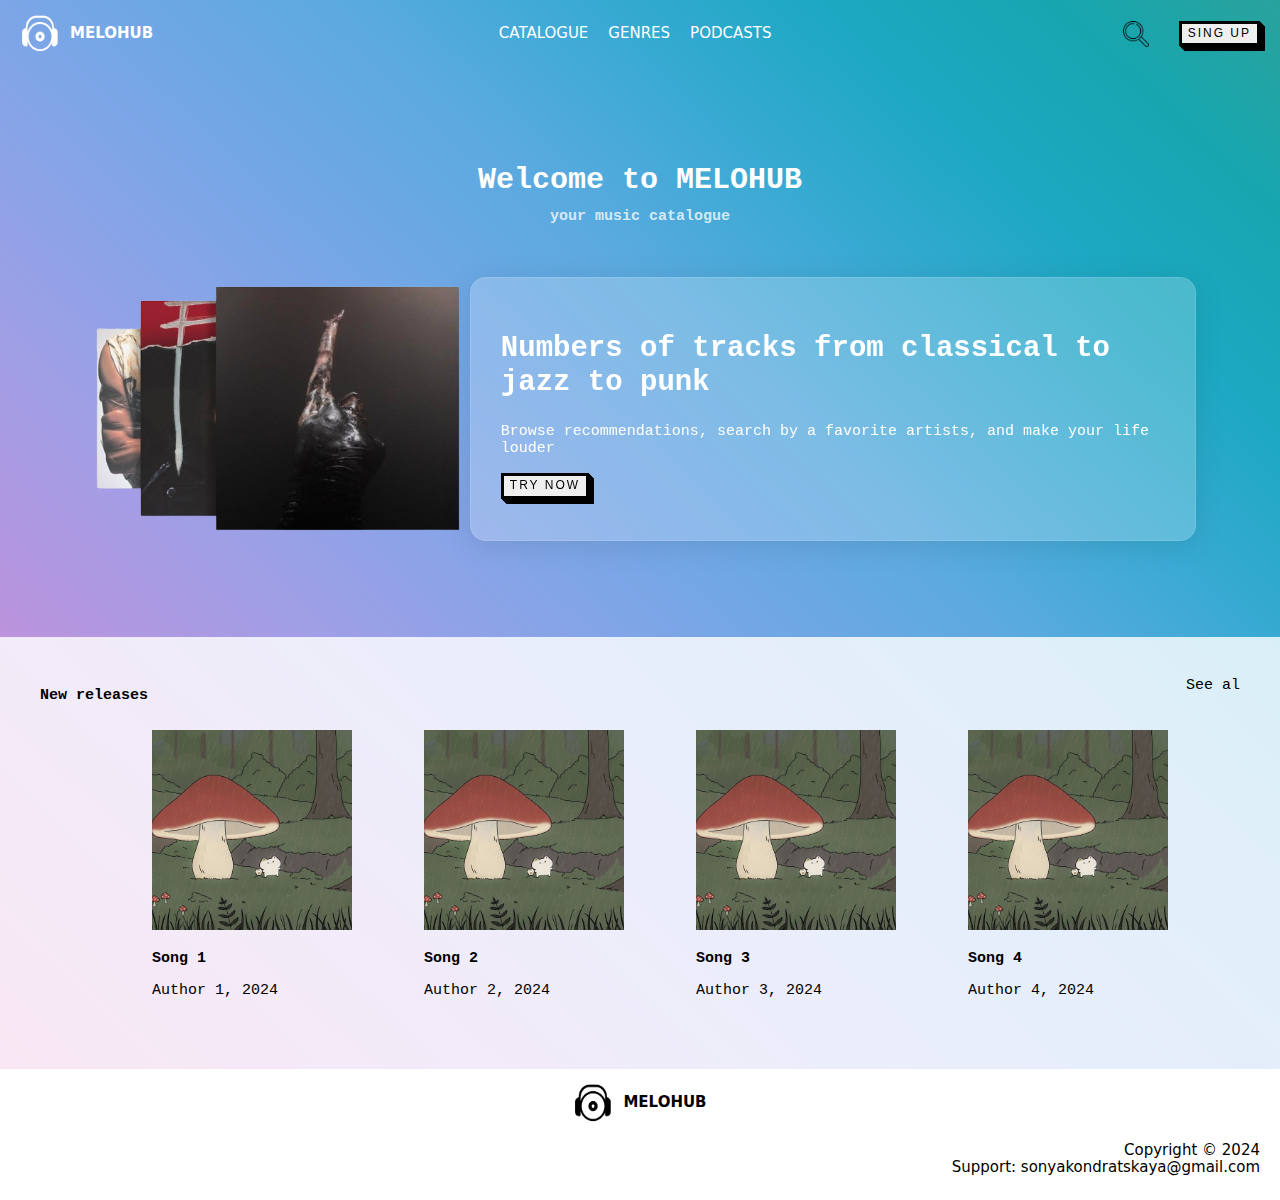
<file: index.html>
<!DOCTYPE html>
<html lang="en">
<head>
    <meta charset="UTF-8">
    <title>MeloHub</title>
    <meta name="viewport" content="width=device-width, initial-scale=1.0">
    <link rel="stylesheet" type="text/css" href="static/css/styles.css" />
    <link rel="stylesheet" type="text/css" href="static/css/cleanstyles.css" />
    <link rel="icon" type="image/x-icon" href="static/img/logo_black.ico" />
    <link rel="stylesheet" href="https://cdnjs.cloudflare.com/ajax/libs/modern-normalize/1.0.0/modern-normalize.min.css"/>
</head>
<body>
<header>
    <a href="index.html" class="logo" >
        <img class="image_logo"
         src="static/img/logo.png"
         alt="MeloHub logo"/>
        <p>
            MELOHUB
        </p>
    </a>

    <nav>
        <div class="pages">
            <a href="static/templates/catalogue.html">CATALOGUE</a>
            <a href="genres.html">GENRES</a>
            <a href="podcasts.html">PODCASTS</a>
        </div>

         <div id="search_icon_div">
            <img id="search_icon"
                 src="static/img/search.png"
                 alt="search"/>
            <a href="static/templates/login.html">
                <button class="button-54" role="button" style="margin-top: 0">Sing Up</button>
            </a>
        </div>
    </nav>
    <div id="menu_icon">
          <div class="dot"></div>
          <div class="dot"></div>
          <div class="dot"></div>
    </div>




</header>

<main>
    <div id="upper_part">
        <h1 class="title">Welcome to MELOHUB</h1>
        <h2 class="subtitle">your music catalogue</h2>
        <div class="table">
            <div style="text-align: center;">
                <img id="song_covers_icon"
                             src="static/img/fewmusicIcon.png"
                             alt=""/>
            </div>
            <div id="table_right_side">
                <h2>
                    Numbers of tracks from classical to jazz to punk
                </h2>
                <p>
                    Browse recommendations, search by a favorite artists, and make your life louder
                </p>
                <a href="static/templates/catalogue.html">
                    <button class="button-54" role="button">Try Now</button>
                </a>
            </div>
        </div>

    </div>
    <div id="lower_part">
        <div id="new_releases_title">
            <h1>New releases</h1>
            <a href="soundtracks.html" style="color:black">
                See al
            </a>
        </div>
        <ul id="new_releases">
            <li class="track">
                <img class="track_cover"
                     src="static/img/cover.jpg"
                     alt=""
                />
                <h3 class="track_title">Song 1</h3>
                <p class="track_info">Author 1, 2024</p>
            </li>
            <li class="track">
                <img class="track_cover"
                     src="static/img/cover.jpg"
                     alt=""
                />
                <h3 class="track_title">Song 2</h3>
                <p class="track_info">Author 2, 2024</p>
            </li>
            <li class="track">
                <img class="track_cover"
                     src="static/img/cover.jpg"
                     alt=""
                />
                <h3 class="track_title">Song 3</h3>
                <p class="track_info">Author 3, 2024</p>
            </li>
            <li class="track">
                <img class="track_cover"
                     src="static/img/cover.jpg"
                     alt=""
                />
                <h3 class="track_title">Song 4</h3>
                <p class="track_info">Author 4, 2024</p>
            </li>
        </ul>
    </div>


</main>

<footer>
    <a href="index.html" class="logo" >
        <img class="image_logo"
         src="static/img/logo_black.png"
         alt="MeloHub logo"/>
        <p>
            MELOHUB
        </p>
    </a>
    <ol>
        <li>Copyright © 2024</li>
        <li>Support: <a href="mailto:sonyakondratskaya@gmail.com">sonyakondratskaya@gmail.com</a></li>
    </ol>
</footer>
<script src="static/js/menu.js"></script>
</body>
</html>
</file>
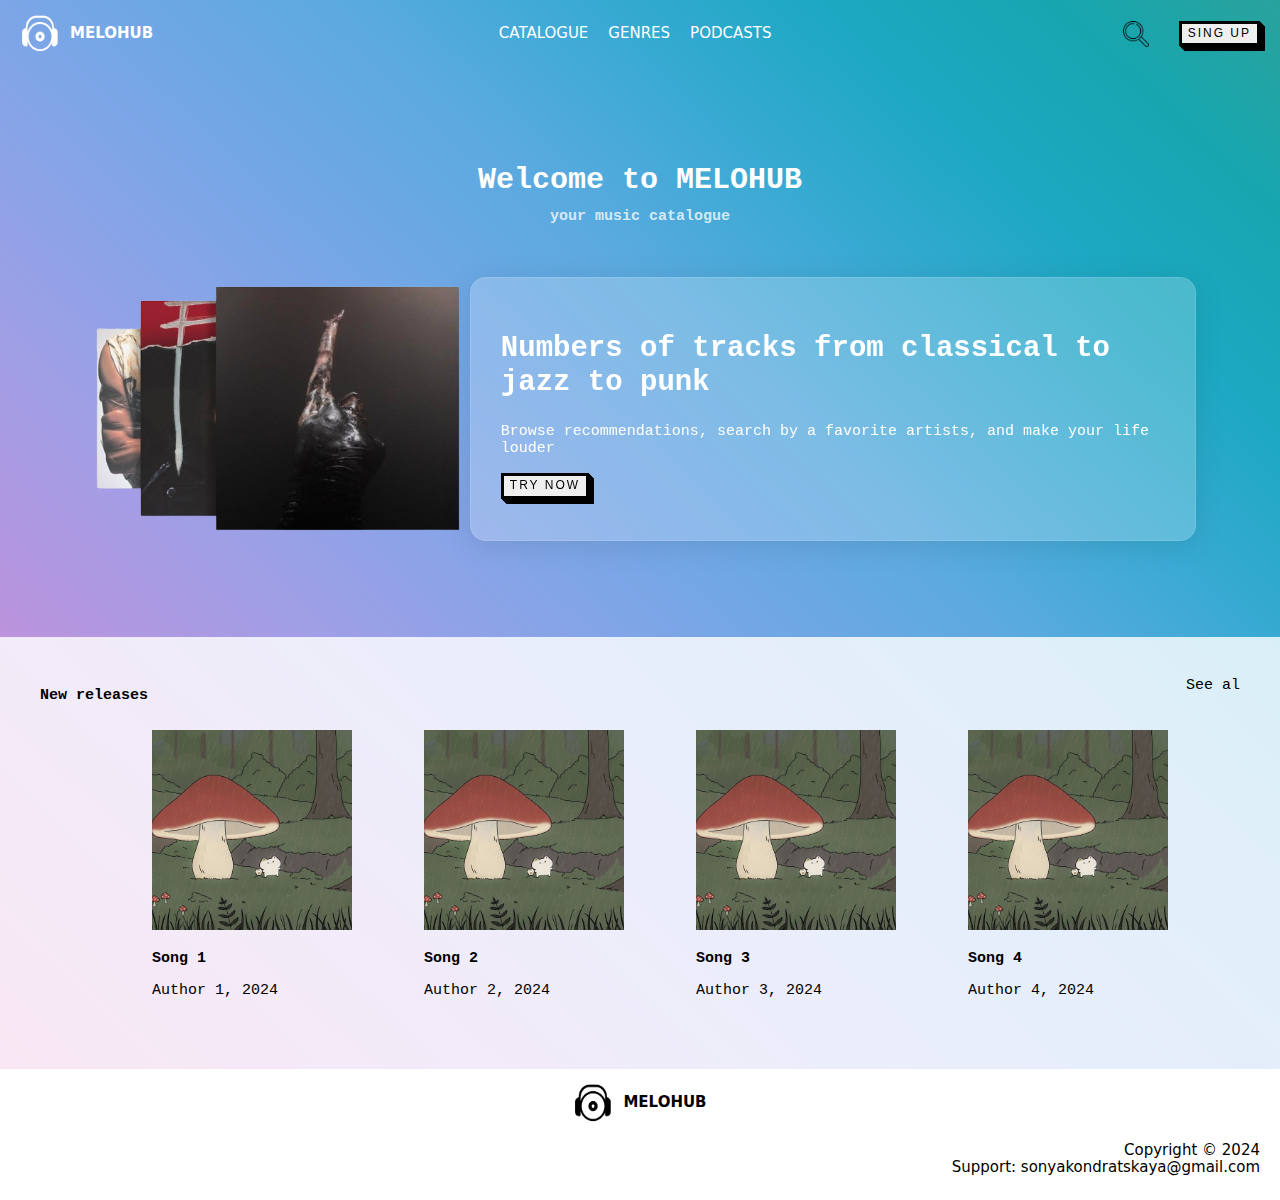
<file: mysite/polls/templates/index.html>
<!DOCTYPE html>
<html lang="en">
<head>
    <meta charset="UTF-8">
    <title>MeloHub</title>
    <meta name="viewport" content="width=device-width, initial-scale=1.0">
    <link rel="stylesheet" type="text/css" href="../static/css/styles.css" />
    <link rel="stylesheet" type="text/css" href="../static/css/cleanstyles.css" />
    <link rel="icon" type="image/x-icon" href="../static/img/logo_black.ico" />
    <link rel="stylesheet" href="https://cdnjs.cloudflare.com/ajax/libs/modern-normalize/1.0.0/modern-normalize.min.css"/>
</head>
<body>
<header>
    <a href="index.html" class="logo" >
        <img class="image_logo"
         src="../static/img/logo.png"
         alt="MeloHub logo"/>
        <p>
            MELOHUB
        </p>
    </a>

    <nav>
        <div class="pages">
            <a href="./catalogue.html">CATALOGUE</a>
            <a href="./genres.html">GENRES</a>
            <a href="./podcasts.html">PODCASTS</a>
        </div>

         <div id="search_icon_div" onclick="window.location.href='./search.html'">
            <img id="search_icon"
                 src="../static/img/search.png"
                 alt="search"/>
            <a href="./login.html">
                <button class="button-54" role="button" style="margin-top: 0">Sing Up</button>
            </a>
        </div>
    </nav>
    <div id="menu_icon">
          <div class="dot"></div>
          <div class="dot"></div>
          <div class="dot"></div>
    </div>
</header>

<main>
    <div id="upper_part">
        <h1 class="title">Welcome to MELOHUB</h1>
        <h2 class="subtitle">your music catalogue</h2>
        <div class="table">
            <div style="text-align: center;">
                <img id="song_covers_icon"
                             src="../static/img/fewmusicIcon.png"
                             alt=""/>
            </div>
            <div id="table_right_side">
                <h2>
                    Numbers of tracks from classical to jazz to punk
                </h2>
                <p>
                    Browse recommendations, search by a favorite artists, and make your life louder
                </p>
                <a href="catalogue.html">
                    <button class="button-54" role="button">Try Now</button>
                </a>
            </div>
        </div>

    </div>
    <div id="lower_part">
        <div id="new_releases_title">
            <h1>New releases</h1>
            <a href="soundtracks.html" style="color:black">
                See al
            </a>
        </div>
        <ul id="new_releases">
            <li class="track">
                <img class="track_cover"
                     src="../static/img/cover.jpg"
                     alt=""
                />
                <h3 class="track_title">Song 1</h3>
                <p class="track_info">Author 1, 2024</p>
            </li>
            <li class="track">
                <img class="track_cover"
                     src="../static/img/cover.jpg"
                     alt=""
                />
                <h3 class="track_title">Song 2</h3>
                <p class="track_info">Author 2, 2024</p>
            </li>
            <li class="track">
                <img class="track_cover"
                     src="../static/img/cover.jpg"
                     alt=""
                />
                <h3 class="track_title">Song 3</h3>
                <p class="track_info">Author 3, 2024</p>
            </li>
            <li class="track">
                <img class="track_cover"
                     src="../static/img/cover.jpg"
                     alt=""
                />
                <h3 class="track_title">Song 4</h3>
                <p class="track_info">Author 4, 2024</p>
            </li>
        </ul>
    </div>


</main>

<footer>
    <a href="index.html" class="logo" >
        <img class="image_logo"
         src="../static/img/logo_black.png"
         alt="MeloHub logo"/>
        <p>
            MELOHUB
        </p>
    </a>
    <ol>
        <li>Copyright © 2024</li>
        <li>Support: <a href="mailto:sonyakondratskaya@gmail.com">sonyakondratskaya@gmail.com</a></li>
    </ol>
</footer>
<script src="../static/js/menu.js"></script>
</body>
</html>
</file>
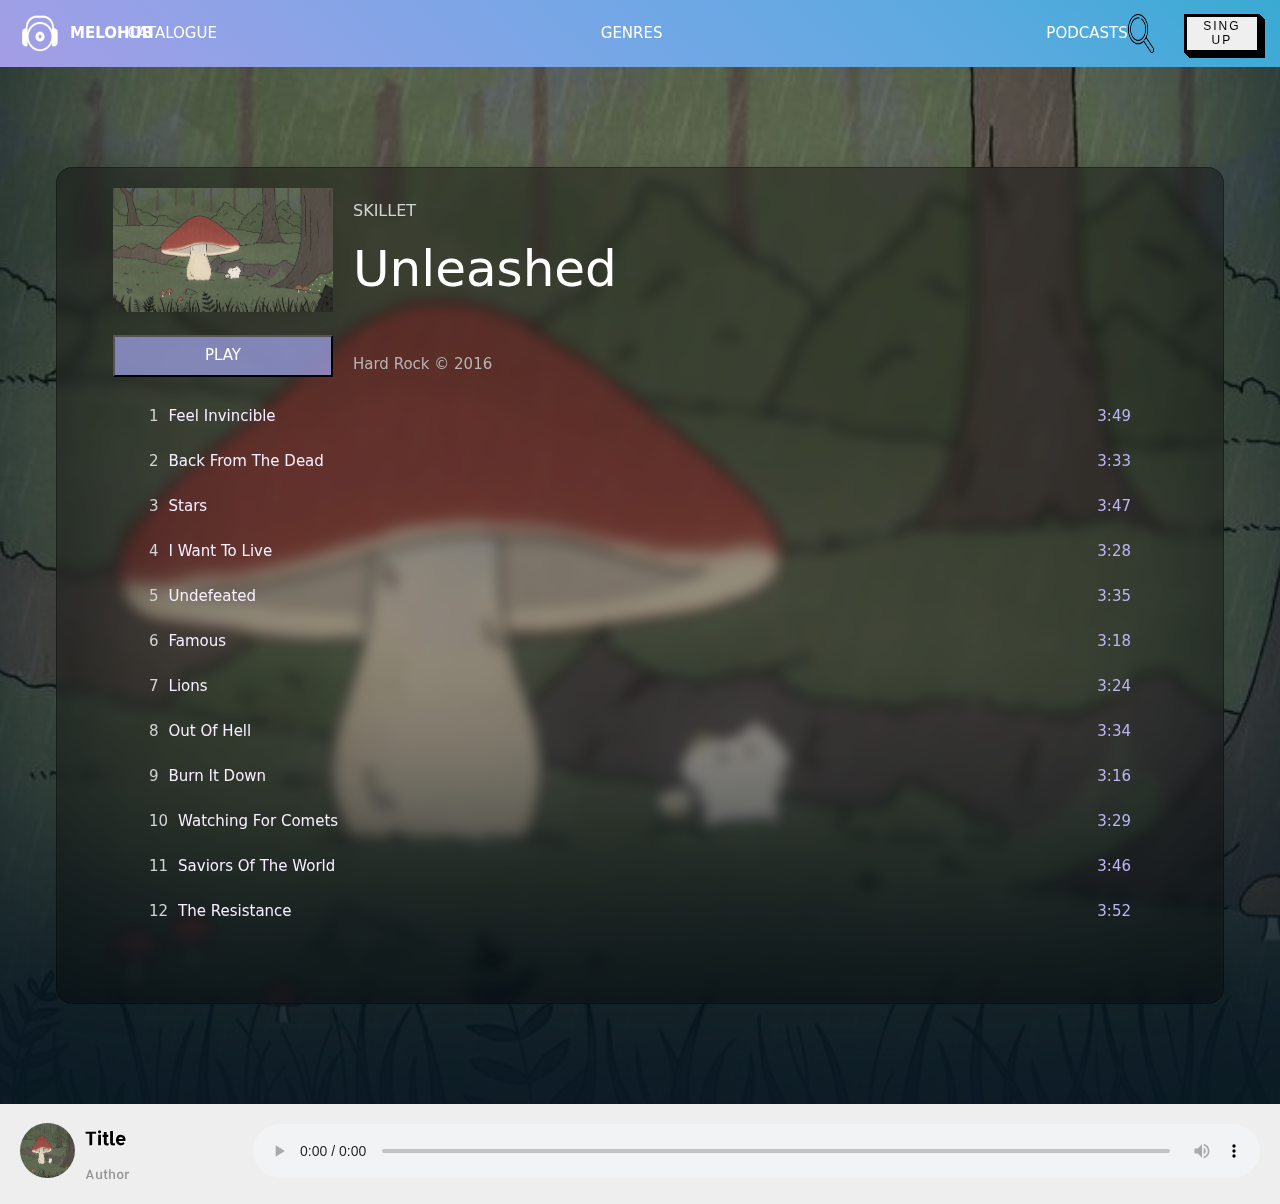
<file: static/templates/album.html>
<!DOCTYPE html>
<html lang="en">
<head>
    <meta charset="UTF-8">
    <title>MeloHub-Albums</title>
    <meta name="viewport" content="width=device-width, initial-scale=1.0">
    <link rel="stylesheet" type="text/css" href="../css/cleanstyles.css" />
    <link rel="stylesheet" type="text/css" href="../css/album.css" />
    <link rel="stylesheet" type="text/css" href="../css/player.css" />
    <link rel="icon" type="image/x-icon" href="../img/logo_black.ico" />
    <link rel="stylesheet" href="https://cdnjs.cloudflare.com/ajax/libs/modern-normalize/1.0.0/modern-normalize.min.css"/>
</head>
<body>
<header>
    <a href="../../index.html" class="logo" >
        <img class="image_logo"
         src="../img/logo.png"
         alt="MeloHub logo"/>
        <p>
            MELOHUB
        </p>
    </a>
    <nav>
        <a href="catalogue.html">CATALOGUE</a>
        <a href="genres.html">GENRES</a>
        <a href="podcasts.html">PODCASTS</a>
    </nav>

    <div id="search_icon_div">
        <img id="search_icon"
             src="../img/search.png"
             alt="search"/>
        <a href="../templates/login.html">
            <button class="button-54" role="button" style="margin-top: 0">Sing Up</button>
        </a>
    </div>
</header>
<main>
    <div class="background">
        <section>
            <div class="album-info">
                <div class="album-art">
                    <img src="../img/cover.jpg" alt="Album Art">
                    <div class="actions">
                        <button class="play">Play</button>
                    </div>
                </div>
                <div class="album-details">
                    <h2>
                        Skillet
                    </h2>
                    <h1>Unleashed</h1>
                    <span>
                        <span>Hard Rock</span>
                        <span>&copy; 2016</span>
                    </span>
                </div>
            </div>
            <div class="album-tracks">
                <ol>
                    <li>
                        <span>Feel Invincible</span>
                        <span>3:49</span>
                    </li>
                    <li>
                        <span>Back From The Dead</span>
                        <span>3:33</span>
                    </li>
                    <li>
                        <span>Stars</span>
                        <span>3:47</span>
                    </li>
                    <li>
                        <span>I Want To Live</span>
                        <span>3:28</span>
                    </li>
                    <li>
                        <span>Undefeated</span>
                        <span>3:35</span>
                    </li>
                    <li>
                        <span>Famous</span>
                        <span>3:18</span>
                    </li>
                    <li>
                        <span>Lions</span>
                        <span>3:24</span>
                    </li>
                    <li>
                        <span>Out Of Hell</span>
                        <span>3:34</span>
                    </li>
                    <li>
                        <span>Burn It Down</span>
                        <span>3:16</span>
                    </li>
                    <li>
                        <span>Watching For Comets</span>
                        <span>3:29</span>
                    </li>
                    <li>
                        <span>Saviors Of The World</span>
                        <span>3:46</span>
                    </li>
                    <li>
                        <span>The Resistance</span>
                        <span>3:52</span>
                    </li>
                </ol>
            </div>
        </section>
    </div>

</main>
<footer>
    <div id="container">
        <link href='https://fonts.googleapis.com/css?family=Allerta' rel='stylesheet'>
        <div id="song_info">
            <img alt="" src="../img/cover.jpg"/>
            <div id="song_title">
                <h3>Title</h3>
                <p>Author</p>
            </div>
        </div>
        <div class="container-audio">
            <audio controls  loop autoplay>
               <source src="" type="audio/ogg">
               Your browser dose not Support the audio Tag
           </audio>
        </div>
    </div>
</footer>
</body>
</html>
</file>
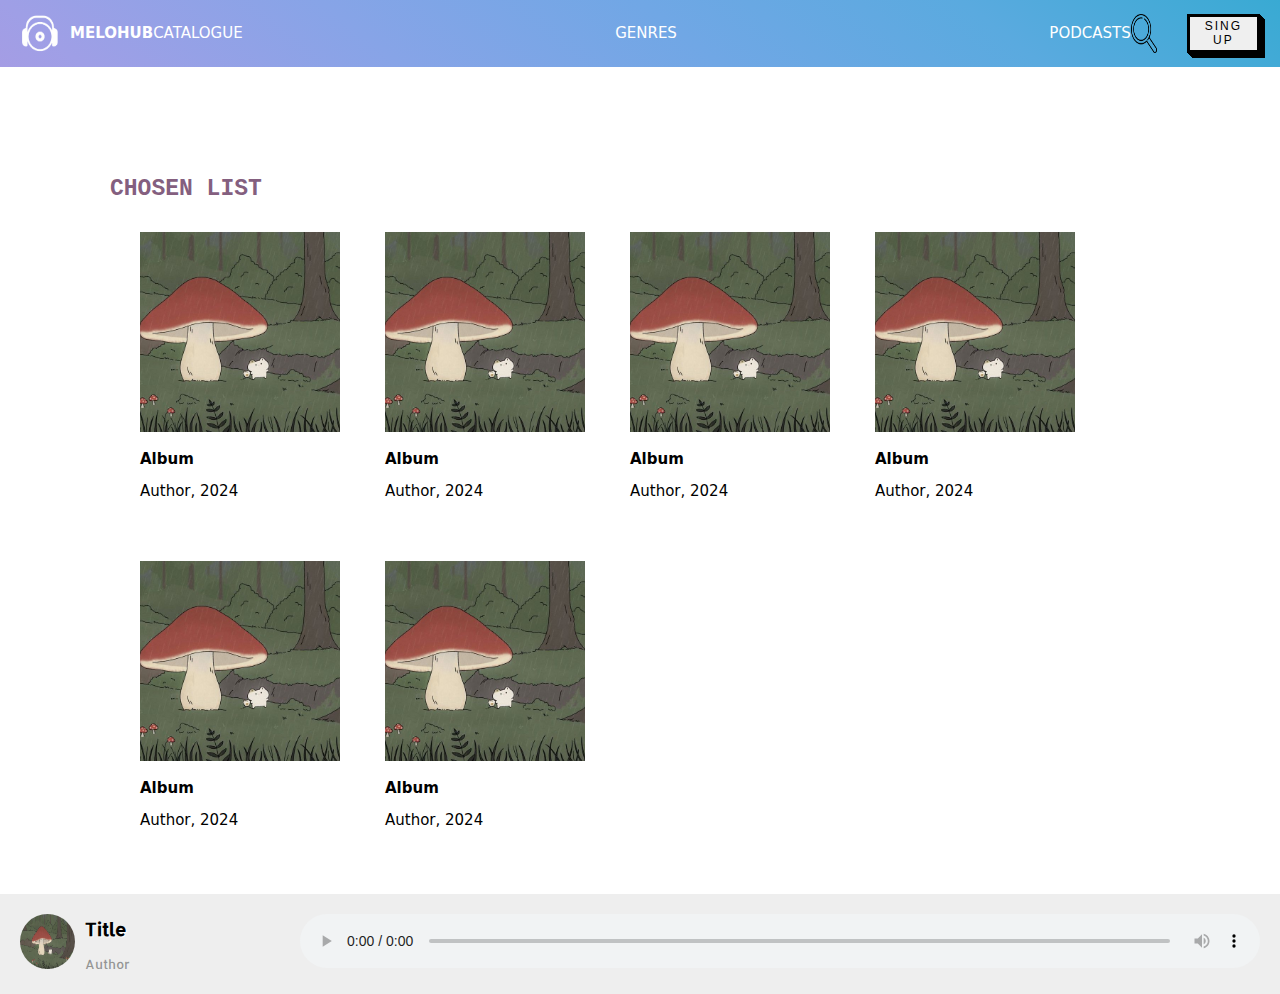
<file: static/templates/album_list.html>
<!DOCTYPE html>
<html lang="en">
<head>
    <meta charset="UTF-8">
    <title>MeloHub-Albums</title>
    <meta name="viewport" content="width=device-width, initial-scale=1.0">
    <link rel="stylesheet" type="text/css" href="../css/cleanstyles.css" />
    <link rel="stylesheet" type="text/css" href="../css/album_list.css" />
    <link rel="stylesheet" type="text/css" href="../css/player.css" />
    <link rel="icon" type="image/x-icon" href="../img/logo_black.ico" />
    <link rel="stylesheet" href="https://cdnjs.cloudflare.com/ajax/libs/modern-normalize/1.0.0/modern-normalize.min.css"/>
</head>
<body>
<header>
    <a href="../../index.html" class="logo" >
        <img class="image_logo"
         src="../img/logo.png"
         alt="MeloHub logo"/>
        <p>
            MELOHUB
        </p>
    </a>
    <nav>
        <a href="catalogue.html">CATALOGUE</a>
        <a href="genres.html">GENRES</a>
        <a href="podcasts.html">PODCASTS</a>
    </nav>

    <div id="search_icon_div">
        <img id="search_icon"
             src="../img/search.png"
             alt="search"/>
        <a href="../templates/login.html">
            <button class="button-54" role="button" style="margin-top: 0">Sing Up</button>
        </a>
    </div>
</header>
<main>
    <h2>CHOSEN LIST</h2>
    <section class="catalogue_section">
        <div class="album" onclick="window.location.href='album.html'">
            <img class="album_cover"
                     src="../img/cover.jpg"
                     alt=""
                />
            <h3 class="album_title">Album</h3>
            <p class="album_info">Author, 2024</p>
        </div>
        <div class="album">
            <img class="album_cover"
                     src="../img/cover.jpg"
                     alt=""
                />
            <h3 class="album_title">Album</h3>
            <p class="album_info">Author, 2024</p>
        </div>
        <div class="album">
            <img class="album_cover"
                     src="../img/cover.jpg"
                     alt=""
                />
            <h3 class="album_title">Album</h3>
            <p class="album_info">Author, 2024</p>
        </div>
        <div class="album">
            <img class="album_cover"
                     src="../img/cover.jpg"
                     alt=""
                />
            <h3 class="album_title">Album</h3>
            <p class="album_info">Author, 2024</p>
        </div>
        <div class="album">
            <img class="album_cover"
                     src="../img/cover.jpg"
                     alt=""
                />
            <h3 class="album_title">Album</h3>
            <p class="album_info">Author, 2024</p>
        </div>
        <div class="album">
            <img class="album_cover"
                     src="../img/cover.jpg"
                     alt=""
                />
            <h3 class="album_title">Album</h3>
            <p class="album_info">Author, 2024</p>
        </div>


    </section>
</main>
<footer>
    <div id="container">
        <link href='https://fonts.googleapis.com/css?family=Allerta' rel='stylesheet'>
        <div id="song_info">
            <img alt="" src="../img/cover.jpg"/>
            <div id="song_title">
                <h3>Title</h3>
                <p>Author</p>
            </div>
        </div>
        <div class="container-audio">
            <audio controls  loop autoplay>
               <source src="" type="audio/ogg">
               Your browser dose not Support the audio Tag
           </audio>
        </div>
    </div>
</footer>
</body>
</html>
</file>
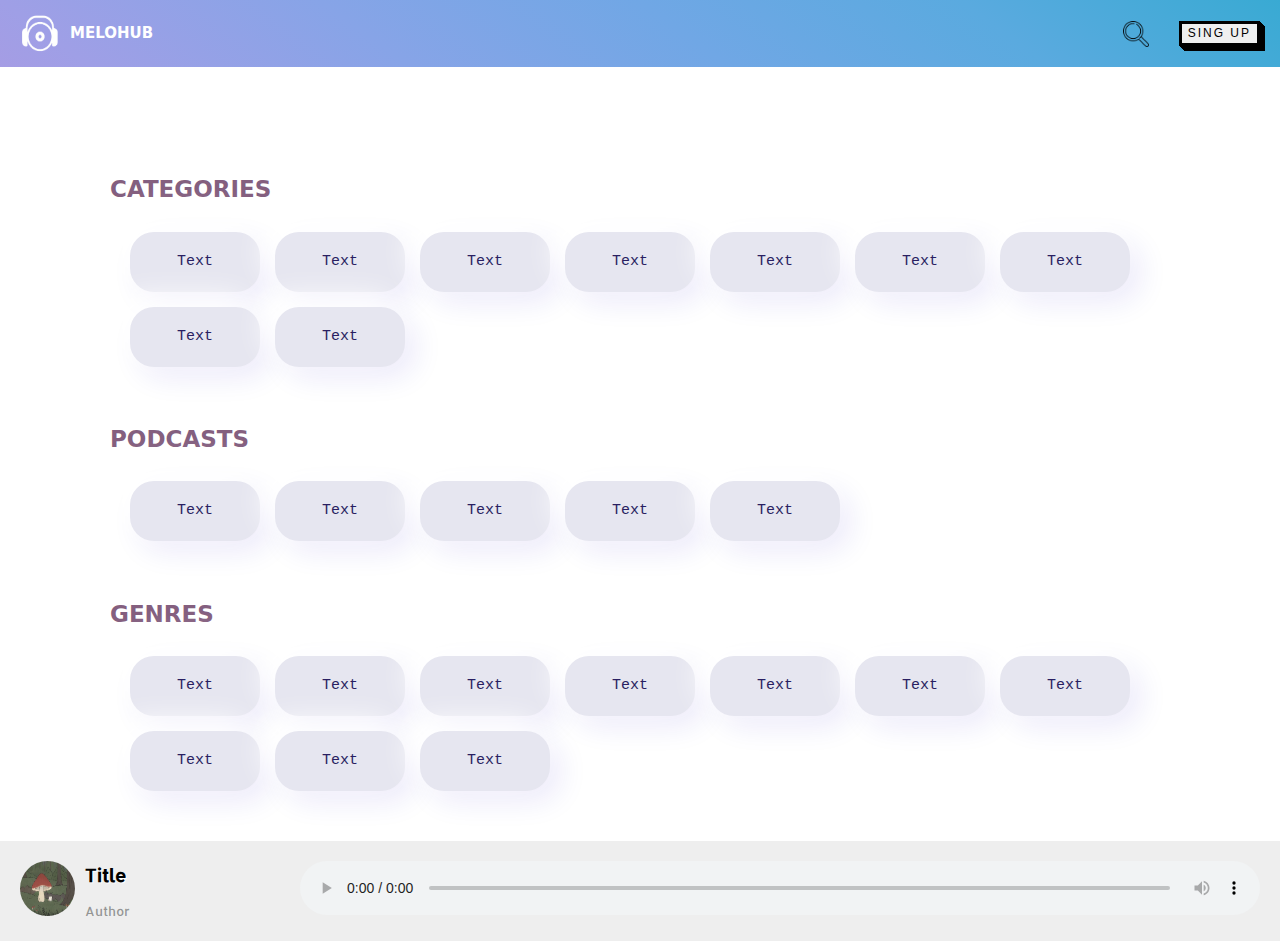
<file: static/templates/catalogue.html>
<!DOCTYPE html>
<html lang="en">
<head>
    <meta charset="UTF-8">
    <title>MeloHub-Catalogue</title>
    <meta name="viewport" content="width=device-width, initial-scale=1.0">
    <link rel="stylesheet" type="text/css" href="../css/cleanstyles.css" />
    <link rel="stylesheet" type="text/css" href="../css/catalogue.css" />
    <link rel="stylesheet" type="text/css" href="../css/player.css" />
    <link rel="icon" type="image/x-icon" href="../img/logo_black.ico" />
    <link rel="stylesheet" href="https://cdnjs.cloudflare.com/ajax/libs/modern-normalize/1.0.0/modern-normalize.min.css"/>
</head>
<body>
<header>
    <a href="../../index.html" class="logo" >
        <img class="image_logo"
         src="../img/logo.png"
         alt="MeloHub logo"/>
        <p>
            MELOHUB
        </p>
    </a>

    <div id="search_icon_div">
        <img id="search_icon"
             src="../img/search.png"
             alt="search"/>
        <a href="../templates/login.html">
            <button class="button-54" role="button" style="margin-top: 0">Sing Up</button>
        </a>
    </div>
</header>
<main>
    <h2>CATEGORIES</h2>
    <section id="categories" class="catalogue_section">
        <button role="button" class="category_btn" onclick="window.location.href='album_list.html'">
            Text
        </button>
        <button role="button" class="category_btn">
            Text
        </button>
        <button role="button" class="category_btn">
            Text
        </button>
        <button role="button" class="category_btn">
            Text
        </button>
        <button role="button" class="category_btn">
            Text
        </button>
        <button role="button" class="category_btn">
            Text
        </button>
        <button role="button" class="category_btn">
            Text
        </button>
        <button role="button" class="category_btn">
            Text
        </button>
        <button role="button" class="category_btn">
            Text
        </button>

    </section>
    <h2>PODCASTS</h2>
    <section id="podcasts" class="catalogue_section">
        <button role="button" class="category_btn">
            Text
        </button>
        <button role="button" class="category_btn">
            Text
        </button>
        <button role="button" class="category_btn">
            Text
        </button>
        <button role="button" class="category_btn">
            Text
        </button>
        <button role="button" class="category_btn">
            Text
        </button>
    </section>
    <h2>GENRES</h2>
    <section id="genres" class="catalogue_section">
        <button role="button" class="category_btn">
            Text
        </button>
        <button role="button" class="category_btn">
            Text
        </button>
        <button role="button" class="category_btn">
            Text
        </button>
        <button role="button" class="category_btn">
            Text
        </button>
        <button role="button" class="category_btn">
            Text
        </button>
        <button role="button" class="category_btn">
            Text
        </button>
        <button role="button" class="category_btn">
            Text
        </button>
        <button role="button" class="category_btn">
            Text
        </button>
        <button role="button" class="category_btn">
            Text
        </button>
        <button role="button" class="category_btn">
            Text
        </button>
    </section>
</main>
<footer>
    <div id="container">
        <link href='https://fonts.googleapis.com/css?family=Allerta' rel='stylesheet'>
        <div id="song_info">
            <img alt="" src="../img/cover.jpg"/>
            <div id="song_title">
                <h3>Title</h3>
                <p>Author</p>
            </div>
        </div>
        <div class="container-audio">
            <audio controls  loop autoplay>
               <source src="" type="audio/ogg">
               Your browser dose not Support the audio Tag
           </audio>
        </div>
    </div>
</footer>
</body>
</html>
</file>
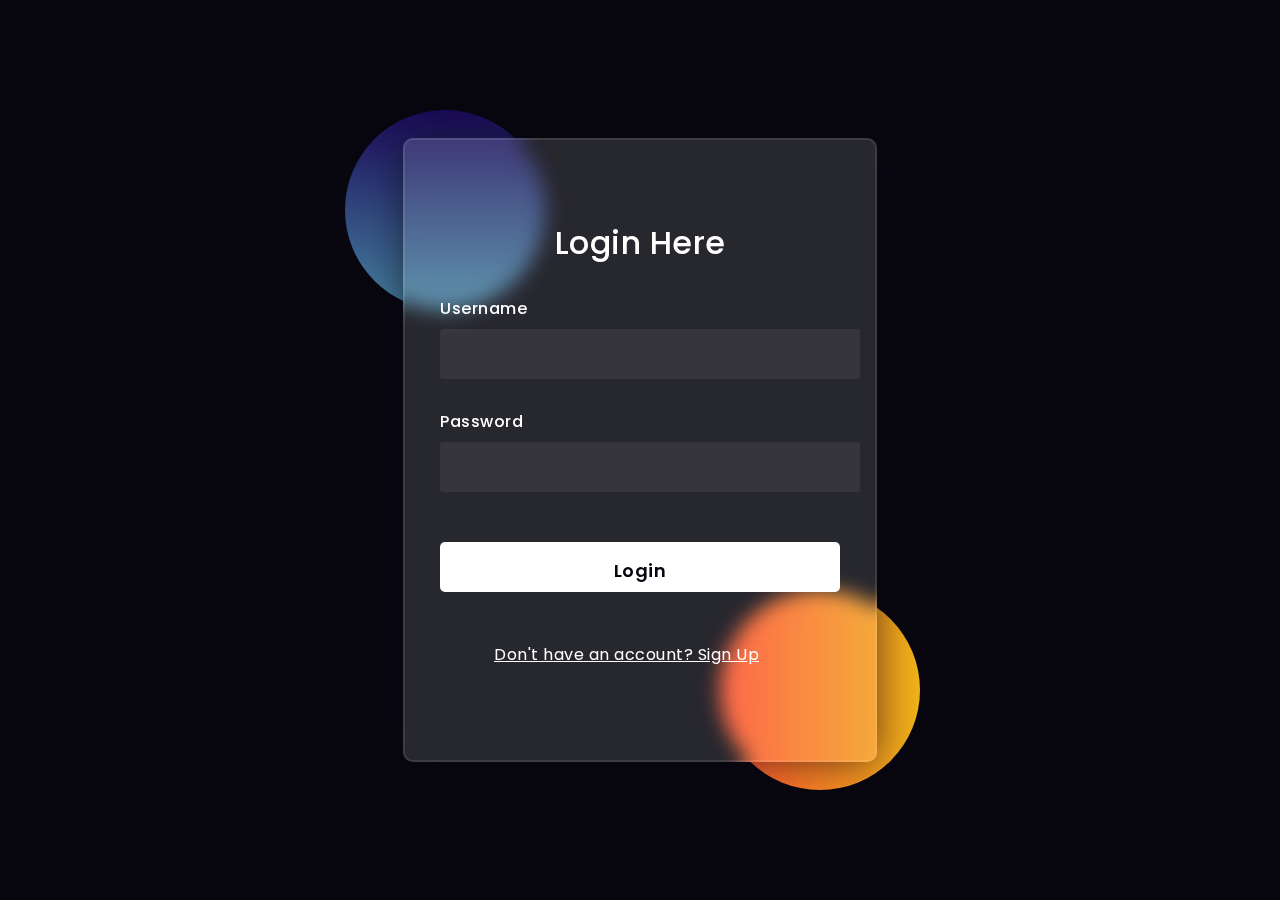
<file: static/templates/login.html>
<!DOCTYPE html>
<html lang="en">
<head>
    <title>Login - AutoPDFForge</title>
    <meta name="viewport" content="width=device-width, initial-scale=1.0">
    <link rel="preconnect" href="https://fonts.gstatic.com">
    <link rel="stylesheet" href="https://cdnjs.cloudflare.com/ajax/libs/font-awesome/5.15.4/css/all.min.css">
    <link href="https://fonts.googleapis.com/css2?family=Poppins:wght@300;500;600&display=swap" rel="stylesheet">

    <link rel="stylesheet" type="text/css" href="../css/login.css" />
</head>
<body>
    <div class="background">
        <div class="shape"></div>
        <div class="shape"></div>
    </div>
    <form>
        <h3>Login Here</h3>
        <label for="username">Username</label>
        <input type="text" id="username" name="username" required>
        <label for="password">Password</label>
        <input type="password" id="password" name="password" required>
        <input type="submit" value="Login" class="custom-submit">
        <div id="singup">
          <a href="#">Don't have an account? Sign Up</a>
        </div>
    </form>
</body>
</html>
</file>
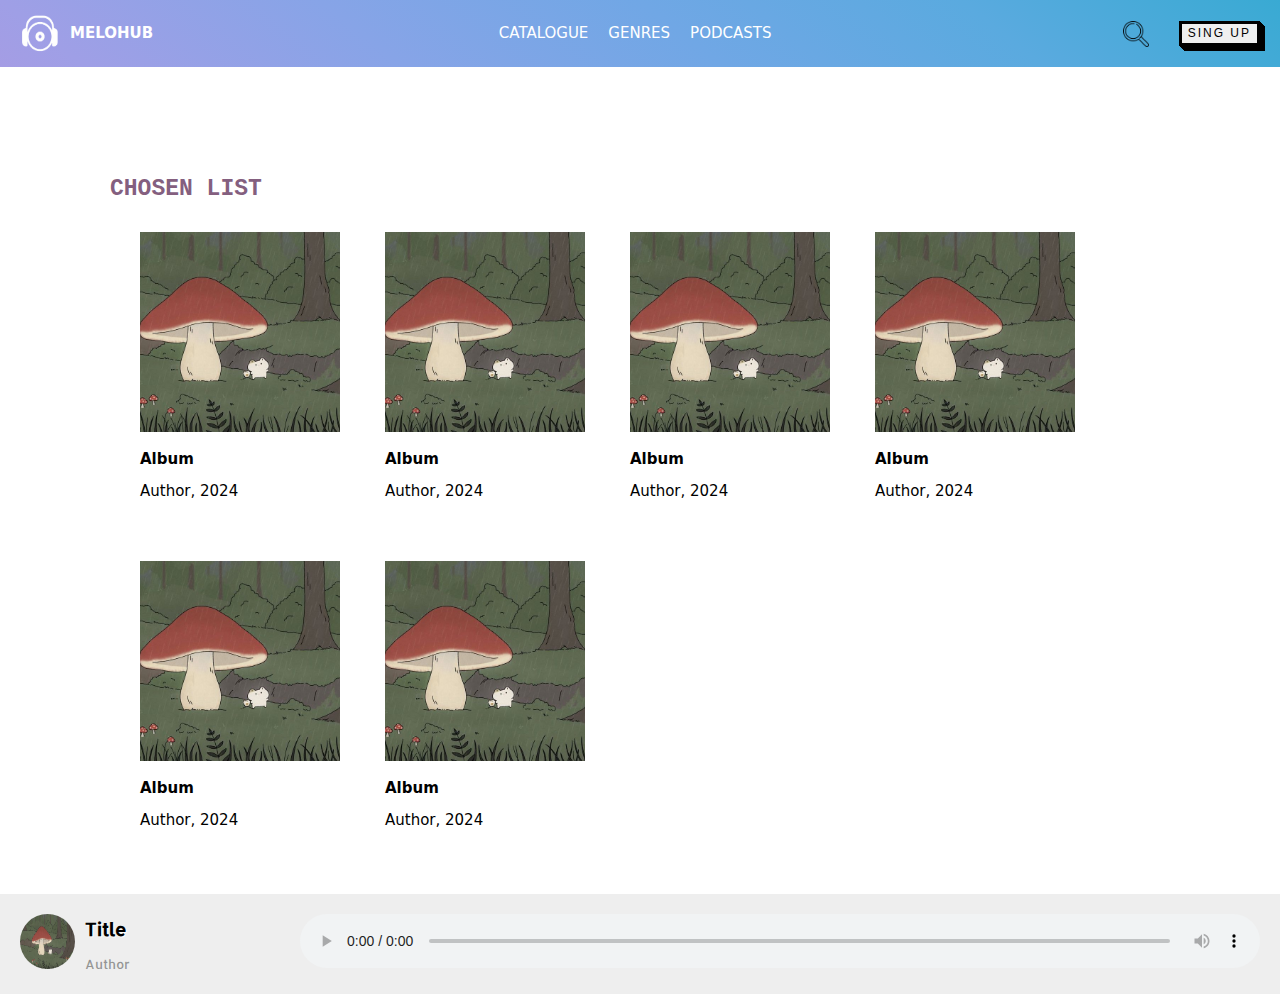
<file: mysite/polls/templates/album_list.html>
<!DOCTYPE html>
<html lang="en">
<head>
    <meta charset="UTF-8">
    <title>MeloHub-Albums</title>
    <meta name="viewport" content="width=device-width, initial-scale=1.0">
    <link rel="stylesheet" type="text/css" href="../static/css/cleanstyles.css" />
    <link rel="stylesheet" type="text/css" href="../static/css/album_list.css" />
    <link rel="stylesheet" type="text/css" href="../static/css/player.css" />
    <link rel="icon" type="image/x-icon" href="../static/img/logo_black.ico" />
    <link rel="stylesheet" href="https://cdnjs.cloudflare.com/ajax/libs/modern-normalize/1.0.0/modern-normalize.min.css"/>
</head>
<body>
<header>
    <a href="index.html" class="logo" >
        <img class="image_logo"
         src="../static/img/logo.png"
         alt="MeloHub logo"/>
        <p>
            MELOHUB
        </p>
    </a>

    <nav>
        <div class="pages">
            <a href="catalogue.html">CATALOGUE</a>
            <a href="genres.html">GENRES</a>
            <a href="podcasts.html">PODCASTS</a>
        </div>

         <div id="search_icon_div" onclick="window.location.href='search.html'">
            <img id="search_icon"
                 src="../static/img/search.png"
                 alt="search"/>
            <a href="login.html">
                <button class="button-54" role="button" style="margin-top: 0">Sing Up</button>
            </a>
        </div>
    </nav>
    <div id="menu_icon">
          <div class="dot"></div>
          <div class="dot"></div>
          <div class="dot"></div>
    </div>
</header>
<main>
    <h2>CHOSEN LIST</h2>
    <section class="catalogue_section">
        <div class="album" onclick="window.location.href='album.html'">
            <img class="album_cover"
                     src="../static/img/cover.jpg"
                     alt=""
                />
            <h3 class="album_title">Album</h3>
            <p class="album_info">Author, 2024</p>
        </div>
        <div class="album">
            <img class="album_cover"
                     src="../static/img/cover.jpg"
                     alt=""
                />
            <h3 class="album_title">Album</h3>
            <p class="album_info">Author, 2024</p>
        </div>
        <div class="album">
            <img class="album_cover"
                     src="../static/img/cover.jpg"
                     alt=""
                />
            <h3 class="album_title">Album</h3>
            <p class="album_info">Author, 2024</p>
        </div>
        <div class="album">
            <img class="album_cover"
                     src="../static/img/cover.jpg"
                     alt=""
                />
            <h3 class="album_title">Album</h3>
            <p class="album_info">Author, 2024</p>
        </div>
        <div class="album">
            <img class="album_cover"
                     src="../static/img/cover.jpg"
                     alt=""
                />
            <h3 class="album_title">Album</h3>
            <p class="album_info">Author, 2024</p>
        </div>
        <div class="album">
            <img class="album_cover"
                     src="../static/img/cover.jpg"
                     alt=""
                />
            <h3 class="album_title">Album</h3>
            <p class="album_info">Author, 2024</p>
        </div>


    </section>
</main>
<footer>
    <div id="container">
        <link href='https://fonts.googleapis.com/css?family=Allerta' rel='stylesheet'>
        <div id="song_info">
            <img alt="" src="../static/img/cover.jpg"/>
            <div id="song_title">
                <h3>Title</h3>
                <p>Author</p>
            </div>
        </div>
        <div class="container-audio">
            <audio controls  loop autoplay>
               <source src="" type="audio/ogg">
               Your browser dose not Support the audio Tag
           </audio>
        </div>
    </div>
</footer>
</body>
</html>
</file>
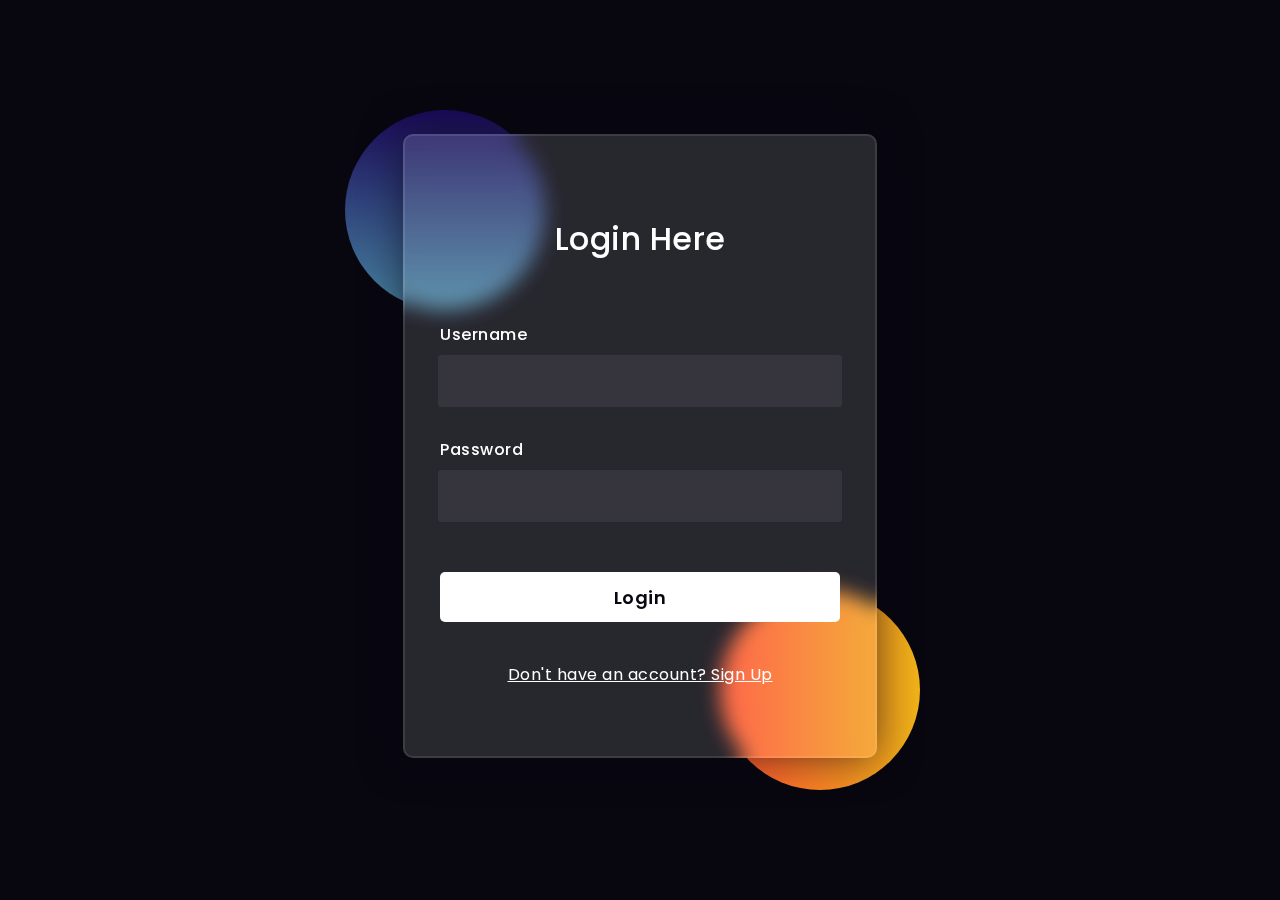
<file: mysite/polls/templates/login.html>
<!DOCTYPE html>
<html lang="en">
<head>
    <title>Login - AutoPDFForge</title>
    <meta name="viewport" content="width=device-width, initial-scale=1.0">
    <link rel="preconnect" href="https://fonts.gstatic.com">
    <link rel="stylesheet" href="https://cdnjs.cloudflare.com/ajax/libs/font-awesome/5.15.4/css/all.min.css">
    <link href="https://fonts.googleapis.com/css2?family=Poppins:wght@300;500;600&display=swap" rel="stylesheet">

    <link rel="stylesheet" type="text/css" href="../static/css/login.css" />
</head>
<body>
    <div class="background">
        <div class="shape"></div>
        <div class="shape"></div>
    </div>
    <form>
        <h3>Login Here</h3>
        <label class="label" for="username">Username</label>
        <input type="text" id="username" name="username" required>
        <label class="label" for="password">Password</label>
        <input type="password" id="password" name="password" required>
        <input type="submit" value="Login" class="custom-submit">
        <div id="singup">
          <a href="#">Don't have an account? Sign Up</a>
        </div>
    </form>
</body>
</html>
</file>
<file: static/css/styles.css>
footer{
    display: flex;
    flex-direction: column;
    background-color: #ffffff;
    height: 100%;
    padding: 10px 20px;
}
a{
    text-decoration: none;
}
footer a {
    color: black;
}
footer ol {
    color: black;
    text-align: right;
    padding: 0;
}
.logo {
    display: flex;
    justify-content: center;
}
ol {
    list-style-type: none;
}

body{
    margin: 0;
    min-height: 100%;
    background-image: linear-gradient(to right top, #e57db8, #d785c9, #c68ed7, #b397e0, #9f9fe6, #87a4e7, #70a7e5, #5aaadf, #39aad3, #1da8c3, #16a6b0, #29a29c);
}
main{
    display: flex;
    flex-direction: column;
}
#upper_part{
    min-height: 570px;
    display: flex;
    justify-content: center;
    flex-direction: column;
    align-items: center;
    font-family: 'Montserrat', monospace;
}
.title{
    text-align: center;
    font-weight: bolder;
    font-size: 30px;
    color: white;
    margin-bottom: 0;
}
.subtitle{
    text-align: center;
    color: #ffffffc4;
    margin-top: 10px;
}
.table{
    width: 90%;
    padding: 20px;
    margin-top: 20px;
    display: flex;
    flex-direction: row;
    justify-content: center;
}
#table_right_side{
    background: rgba(255, 255, 255, 0.21);
    border-radius: 16px;
    box-shadow: 0 4px 30px rgba(0, 0, 0, 0.1);
    backdrop-filter: blur(5.7px);
    -webkit-backdrop-filter: blur(5.7px);
    border: 1px solid rgba(255, 255, 255, 0.12);
    padding: 30px;
    color: white;
    width: 100%;
}
#table_right_side h2{
    font-size: 29px;
}

#song_covers_icon{
    max-width: 100%;
    object-fit: cover;
}
ul {
    list-style-type: none;
}
#lower_part{
    background-color: #ffffffcf;
    font-family: 'Montserrat', monospace;
    padding: 40px;
}

#new_releases_title{
    display: flex;
    justify-content: space-between;
    margin-bottom: 15px;
}
#new_releases{
    display: flex;
    justify-content: space-evenly;
    flex-wrap: wrap;
}

.track_cover{
    width: 200px;
    height: 200px;
    object-fit: cover;
}


@media (min-width: 768px) and (max-width: 1023px) {
    .table{
        flex-direction: column-reverse;
        align-items: center;
    }
    #table_right_side{
        margin-bottom: 10px;
    }
    #song_covers_icon{
        opacity: 10;
        width: 550px;
        position: absolute;
        top: 230px;
        right: 3%;
    }
}

/* Для мобільної версії */
@media (max-width: 767px) {
    .table{
        flex-direction: column-reverse;
        align-items: center;
    }
    #table_right_side{
        margin-bottom: 10px;
    }
    #song_covers_icon{
        display: none;
    }
}
</file>
<file: static/css/cleanstyles.css>
header {
    display: flex;
    align-items: center;
    justify-content: space-between;
    color: white;
    padding-left: 20px;
    padding-right: 20px;
    padding-top: 10px;
    padding-bottom: 10px;
}
header a {
    color: white;
    text-decoration: none;
}
nav .pages a{
    padding-left: 10px;
    padding-right: 10px;
}
nav{
    width: 100%;
    display: flex;
    justify-content: space-between;
}
.pages {
    display: flex;
    justify-content: center;
    width: 100%;
    align-items: center;
}
#menu_icon {
    padding: 10px;
    display: none;
}
.dot {
    background: #fff;
    border-radius: 50%;
    height: 10px;
    margin-right: 5px;
    width: 10px;
}
.dot:last-child {
    margin-right: 0;
}
header a:hover {
    color: #abcdef;
}
.logo{
    display: flex;
    font-weight: bolder;
}
.image_logo{
    width: 50px;
    padding-right:10px;
}
#search_icon_div{
    width: 164px;
    display: flex;
    justify-content: flex-end;
    box-sizing: border-box;
}
#search_icon{
    width: 26px;
    margin-right: 30px;
}
*{
    font-size: 15px;

}

/* ----------------------BUTTON ------------------------*/
.button-54 {
    font-family: "Open Sans", sans-serif;
    font-size: 12px;
    letter-spacing: 2px;
    text-decoration: none;
    text-transform: uppercase;
    color: #000;
    cursor: pointer;
    border: 3px solid;
    padding: 0.25em 0.5em;
    box-shadow: 1px 1px 0px 0px, 2px 2px 0px 0px, 3px 3px 0px 0px, 4px 4px 0px 0px, 5px 5px 0px 0px;
    position: relative;
    user-select: none;
    touch-action: manipulation;
}

.button-54:active {
    box-shadow: 0px 0px 0px 0px;
    top: 5px;
    left: 5px;
}


/* ----------------------BUTTON END------------------------*/

@media screen and (min-width: 768px) and (max-width: 1023px) {
    #search_icon_div {
        width: 182px;
    }


}

@media screen and (max-width: 767px) {
    #menu_icon {
        padding: 10px;
        display: flex;
    }
    nav {
        display: none;
    }

    nav a {
        visibility: visible;
    }

    nav.active {
        display: flex;
        position: absolute;
        top: 60px;
        right: 0;
        background-color: rgb(0 0 0 / 49%);
        padding: 10px;
        justify-content: space-between;
    }
    #search_icon_div{
        width: 100%;
    }
    .pages {
        flex-wrap: wrap;
        justify-content: normal;
    }
}
</file>
<file: mysite/polls/static/css/styles.css>
footer{
    display: flex;
    flex-direction: column;
    background-color: #ffffff;
    height: 100%;
    padding: 10px 20px;
}
a{
    text-decoration: none;
}
footer a {
    color: black;
}
footer ol {
    color: black;
    text-align: right;
    padding: 0;
}
.logo {
    display: flex;
    justify-content: center;
}
ol {
    list-style-type: none;
}

body{
    margin: 0;
    min-height: 100%;
    background-image: linear-gradient(to right top, #e57db8, #d785c9, #c68ed7, #b397e0, #9f9fe6, #87a4e7, #70a7e5, #5aaadf, #39aad3, #1da8c3, #16a6b0, #29a29c);
}
main{
    display: flex;
    flex-direction: column;
}
#upper_part{
    min-height: 570px;
    display: flex;
    justify-content: center;
    flex-direction: column;
    align-items: center;
    font-family: 'Montserrat', monospace;
}
.title{
    text-align: center;
    font-weight: bolder;
    font-size: 30px;
    color: white;
    margin-bottom: 0;
}
.subtitle{
    text-align: center;
    color: #ffffffc4;
    margin-top: 10px;
}
.table{
    width: 90%;
    padding: 20px;
    margin-top: 20px;
    display: flex;
    flex-direction: row;
    justify-content: center;
}
#table_right_side{
    background: rgba(255, 255, 255, 0.21);
    border-radius: 16px;
    box-shadow: 0 4px 30px rgba(0, 0, 0, 0.1);
    backdrop-filter: blur(5.7px);
    -webkit-backdrop-filter: blur(5.7px);
    border: 1px solid rgba(255, 255, 255, 0.12);
    padding: 30px;
    color: white;
    width: 100%;
}
#table_right_side h2{
    font-size: 29px;
}

#song_covers_icon{
    max-width: 100%;
    object-fit: cover;
}
ul {
    list-style-type: none;
}
#lower_part{
    background-color: #ffffffcf;
    font-family: 'Montserrat', monospace;
    padding: 40px;
}

#new_releases_title{
    display: flex;
    justify-content: space-between;
    margin-bottom: 15px;
}
#new_releases{
    display: flex;
    justify-content: space-evenly;
    flex-wrap: wrap;
}

.track_cover{
    width: 200px;
    height: 200px;
    object-fit: cover;
}


@media (min-width: 768px) and (max-width: 1023px) {
    .table{
        flex-direction: column-reverse;
        align-items: center;
    }
    #table_right_side{
        margin-bottom: 10px;
    }
    #song_covers_icon{
        opacity: 10;
        width: 550px;
        position: absolute;
        top: 230px;
        right: 3%;
    }
}

/* Для мобільної версії */
@media (max-width: 767px) {
    .table{
        flex-direction: column-reverse;
        align-items: center;
    }
    #table_right_side{
        margin-bottom: 10px;
    }
    #song_covers_icon{
        display: none;
    }
    #new_releases{
        padding: 0;
    }
}
</file>
<file: mysite/polls/static/css/cleanstyles.css>
header {
    display: flex;
    align-items: center;
    justify-content: space-between;
    color: white;
    padding-left: 20px;
    padding-right: 20px;
    padding-top: 10px;
    padding-bottom: 10px;
}
header a {
    color: white;
    text-decoration: none;
}
nav .pages a{
    padding-left: 10px;
    padding-right: 10px;
}
nav{
    width: 100%;
    display: flex;
    justify-content: space-between;
}
.pages {
    display: flex;
    justify-content: center;
    width: 100%;
    align-items: center;
}
#menu_icon {
    padding: 10px;
    display: none;
}
.dot {
    background: #fff;
    border-radius: 50%;
    height: 10px;
    margin-right: 5px;
    width: 10px;
}
.dot:last-child {
    margin-right: 0;
}
header a:hover {
    color: #abcdef;
}
.logo{
    display: flex;
    font-weight: bolder;
}
.image_logo{
    width: 50px;
    padding-right:10px;
}
#search_icon_div{
    width: 164px;
    display: flex;
    justify-content: flex-end;
    box-sizing: border-box;
}
#search_icon{
    width: 26px;
    margin-right: 30px;
}
*{
    font-size: 15px;

}

/* ----------------------BUTTON ------------------------*/
.button-54 {
    font-family: "Open Sans", sans-serif;
    font-size: 12px;
    letter-spacing: 2px;
    text-decoration: none;
    text-transform: uppercase;
    color: #000;
    cursor: pointer;
    border: 3px solid;
    padding: 0.25em 0.5em;
    box-shadow: 1px 1px 0px 0px, 2px 2px 0px 0px, 3px 3px 0px 0px, 4px 4px 0px 0px, 5px 5px 0px 0px;
    position: relative;
    user-select: none;
    touch-action: manipulation;
}

.button-54:active {
    box-shadow: 0px 0px 0px 0px;
    top: 5px;
    left: 5px;
}


/* ----------------------BUTTON END------------------------*/

@media screen and (min-width: 768px) and (max-width: 1023px) {
    #search_icon_div {
        width: 182px;
    }


}

@media screen and (max-width: 767px) {
    #menu_icon {
        padding: 10px;
        display: flex;
    }
    nav {
        display: none;
    }

    nav a {
        visibility: visible;
    }

    nav.active {
        display: flex;
        position: absolute;
        top: 60px;
        right: 0;
        background-color: rgb(0 0 0 / 49%);
        padding: 10px;
        justify-content: space-between;
    }
    #search_icon_div{
        width: 100%;
    }
    .pages {
        flex-wrap: wrap;
        justify-content: normal;
    }
}
</file>
<file: static/css/album.css>
header {

}
footer{
    border-top: black;
    height: 100px;
    background-color: #eee;
}
body{
    margin: 0;
    width: 100%;
    min-width: 300px;
     background-image: linear-gradient(to right top, #e57db8, #d785c9, #c68ed7, #b397e0, #9f9fe6, #87a4e7, #70a7e5, #5aaadf, #39aad3);


}
main{
    display: flex;
    flex-direction: column;
    min-height:550px;
    /*background: linear-gradient(0deg, rgba(255,255,255,1) 45%,  rgba(255,255,255,0.98) 65%, rgba(255,255,255,0.95) 75%, rgba(255,255,255,0.93) 80%, rgba(255,255,255,0.88) 86%, rgba(255,255,255,0.85) 90%, rgba(255,255,255,0.66) 93%, rgba(255,255,255,0.4) 95%, rgba(255,255,255,0.10) 98%, rgba(255,255,255,0) 100%);*/



}
.album_cover{
    width: 200px;
    height: 200px;
    object-fit: cover;
}



:root {
    --color: #faa700;
    --color-light: #f5ede1;
    --dark: #a7a7a7;
    --darker: #303030;
    --sans-serif: 'Roboto', sans-serif;
}

body {
    font-family: var(--sans-serif);
}

.background {
    width: 100%;
    background-image: url("../img/cover.jpg");
    background-position: center;
    background-size: cover;


    box-shadow: inset 0px -17vw 20vw 1vw #0a1a24;
    z-index: -1;
}

img {
    max-width: 100%;
    max-height: 100vh;
}

section {
    margin: 100px 56px;
    padding: 20px 56px;
    color: #d3d3d3;
    background: rgba(0, 0, 0, 0.36);
    border-radius: 16px;
    box-shadow: 0 4px 30px rgba(0, 0, 0, 0.1);
    backdrop-filter: blur(7px);
    -webkit-backdrop-filter: blur(7px);
    border: 1px solid rgba(0, 0, 0, 0.3);
}

.album-art {
    float: left;
    width: 220px;
    margin-right: 20px;
    margin-bottom: 20px;
}

.album-art img {
    width: 100%;
    margin-bottom: 19px;
    box-shadow: 0 5px 60px -3px rgba(0, 0, 0, 0.18);
    object-fit: cover;
}

.play {
    color: white;
    background: #9ca0e6bf;
    padding: 10px;
    text-transform: uppercase;
    flex: 1 0 50%;
}


.album-details h2 {
    font-size: 16px;
    font-weight: 500;
    text-transform: uppercase;
}

.album-details{
    display: flex;
    flex-direction: column;
    align-content: space-between;
}
.album-details span{
    color: #b5b5b5;
}
.album-details h1 {
    font-size: 50px;
    font-weight: 500;
    word-wrap: break-word;
        margin-top: 8px;
    margin-bottom: 57px;
    color: white;
}

.album-tracks ol {
    list-style-type: none;
    padding: 20px 36px;
    font-weight: 500;

}

.album-tracks ol li {
    counter-increment: number;
    height: 45px;
    display: flex;
    justify-content: space-between;
}

.album-tracks ol li span:not(:last-child) {
    margin-right: 2em;
}
.album-tracks ol li span:last-child {
    color: #bdb4f5;
}
.album-tracks ol li span:first-child {
    white-space: nowrap;
    text-overflow: ellipsis;
    overflow: hidden;
    color: #f7efff;
    flex-grow: 1;
}
.album-tracks ol li::before {
    content: counter(number);
    margin-right: 10px;
}

.actions {
    display: flex;
}

@media(max-width: 700px) {
    section {
        display: flex;
        flex-direction: column;
    }
    .album-art {
        width: 100%;
        img {
            width: auto;
            max-width: 100%;
            display: block;
        }
    }
    .album-details {
        float: left;
        max-width: 100%;
    }
}

@media(max-width: 550px) {
    section {
        margin: 100px 20px 20px 20px;
        padding: 20px 16px;
    }
    .album-tracks ol {
        padding: 16px;
    }
}
</file>
<file: static/css/player.css>
#container {
    color: #fff;
    display: flex;
    flex-direction: row;
    * {
        font-family: 'Allerta', arial, Tahoma;
        box-sizing: border-box;
    }
    h3 {
        padding-top: 2px;
        text-shadow: 1px 1px 1px #fff;
        color: black;
        font-size: larger;
        padding-bottom: 0;
    }
    p {
        color: #00000061;
        object-fit: contain;
        font-size: smaller;
    }
    img {
        width: 55px;
        border-radius: 100%;
        height: 55px;
    }
    #song_info {
        display: flex;
        flex-direction: row;
        align-items: center;
        padding-left: 20px;
    }
    #song_title {
        padding-left: 10px;
        width: 200px;
    }

    .container-audio {
        width: 100%;
        height: auto;
        padding: 20px;
        border-radius: 5px;
        color: #444;
        overflow: hidden;
        display: flex;
        flex-direction: row;
    }

    audio {
        width: 100%;
        padding-left: 5px;
    }

    audio:nth-child(2), audio:nth-child(4), audio:nth-child(6) {
        margin: 0;
    }
}
</file>
<file: static/css/album_list.css>
header {

}
footer{
    border-top: black;
    height: 100px;
    background-color: #eee;
}
body{
    margin: 0;
    width: 100%;
    min-width: 300px;
    background-image: linear-gradient(to right top, #e57db8, #d785c9, #c68ed7, #b397e0, #9f9fe6, #87a4e7, #70a7e5, #5aaadf, #39aad3);

}
main{
    display: flex;
    flex-direction: column;
    min-height:550px;
    padding: 50px 110px;
    background: rgb(255,255,255);
    /*background: linear-gradient(0deg, rgba(255,255,255,1) 45%,  rgba(255,255,255,0.98) 65%, rgba(255,255,255,0.95) 75%, rgba(255,255,255,0.93) 80%, rgba(255,255,255,0.88) 86%, rgba(255,255,255,0.85) 90%, rgba(255,255,255,0.66) 93%, rgba(255,255,255,0.4) 95%, rgba(255,255,255,0.10) 98%, rgba(255,255,255,0) 100%);*/



}

.catalogue_section {
    display: flex;
    flex-flow: row wrap;
    padding-left: 30px;
    gap: 3em;
}
h2 {
    padding-top: 40px;
    padding-bottom: 10px;
    font-size: 23px;
    color: #845f7f;
    font-family: "Cascadia Code", Consolas, Monaco, "Andale Mono", "Ubuntu Mono", monospace;
}

.album_cover{
    width: 200px;
    height: 200px;
    object-fit: cover;
}
.album {
    cursor: pointer;
}
</file>
<file: static/css/catalogue.css>
header {

}
footer{
    border-top: black;
    height: 100px;
    background-color: #eee;
}
body{
    margin: 0;
    width: 100%;
    min-width: 300px;
    background-image: linear-gradient(to right top, #e57db8, #d785c9, #c68ed7, #b397e0, #9f9fe6, #87a4e7, #70a7e5, #5aaadf, #39aad3);

}
main{
    display: flex;
    flex-direction: column;
    min-height:550px;
    padding: 50px 110px;
    background: rgb(255,255,255);
    /*background: linear-gradient(0deg, rgba(255,255,255,1) 45%,  rgba(255,255,255,0.98) 65%, rgba(255,255,255,0.95) 75%, rgba(255,255,255,0.93) 80%, rgba(255,255,255,0.88) 86%, rgba(255,255,255,0.85) 90%, rgba(255,255,255,0.66) 93%, rgba(255,255,255,0.4) 95%, rgba(255,255,255,0.10) 98%, rgba(255,255,255,0) 100%);*/



}
.catalogue_section {
    display: flex;
    flex-flow: row wrap;
    padding-left: 20px;
    gap: 1em;
}
h2{
    padding-top: 40px;
    padding-bottom: 10px;
    font-size:23px;
    color: #845f7f;
}
.category_btn {
    width: 130px;
    height: 60px;
    align-items: center;
    background: #e6e6f0;
    border: 0;
    border-radius: 24px;
    box-shadow: -10px -10px 30px 0 #fff, 10px 10px 30px 0 #1d0dca17;
    box-sizing: border-box;
    color: #2a1f62;
    cursor: pointer;
    display: flex;
    font-family: "Cascadia Code", Consolas, Monaco, "Andale Mono", "Ubuntu Mono", monospace;
    font-size: 1rem;
    justify-content: center;
    line-height: 1.5rem;
    padding: 15px;
    position: relative;
    text-align: left;
    transition: .2s;
    user-select: none;
    -webkit-user-select: none;
    touch-action: manipulation;
}

.category_btn:hover {
    background: #ebebf4;
    box-shadow: -15px -15px 30px 0 #fff, 15px 15px 30px 0 #1d0dca17;
}
</file>
<file: static/css/login.css>
*:before,
*:after{
    padding: 0;
    margin: 0;
    box-sizing: border-box;
}
body{
    background-color: #080710;
}
.background{
    width: 430px;
    height: 520px;
    position: absolute;
    transform: translate(-50%,-50%);
    left: 50%;
    top: 50%;
}
.background .shape{
    height: 200px;
    width: 200px;
    position: absolute;
    border-radius: 50%;
}
.shape:first-child{
    background: linear-gradient(
        #1b0a59,
        #4784a1
    );
    left: -80px;
    top: -80px;
}
.shape:last-child{
    background: linear-gradient(
        to right,
        #ff512f,
        #f0b319
    );
    right: -65px;
    bottom: -80px;
}
form{
    height: 520px;
    width: 400px;
    background-color: rgba(255,255,255,0.13);
    position: absolute;
    transform: translate(-50%,-50%);
    top: 50%;
    left: 50%;
    border-radius: 10px;
    backdrop-filter: blur(10px);
    border: 2px solid rgba(255,255,255,0.1);
    box-shadow: 0 0 40px rgba(8,7,16,0.6);
    padding: 50px 35px;
}
form *{
    font-family: 'Poppins',sans-serif;
    color: #ffffff;
    letter-spacing: 0.5px;
    outline: none;
    border: none;
}
form h3{
    font-size: 32px;
    font-weight: 500;
    line-height: 42px;
    text-align: center;
}

label{
    display: block;
    margin-top: 30px;
    font-size: 16px;
    font-weight: 500;
}
input{
    display: block;
    height: 50px;
    width: 100%;
    background-color: rgba(255,255,255,0.07);
    border-radius: 3px;
    padding: 0 10px;
    margin-top: 8px;
    font-size: 14px;
    font-weight: 300;
}
::placeholder{
    color: #e5e5e5;
}
.custom-submit{
    margin-top: 50px;
    width: 100%;
    background-color: #ffffff;
    color: #080710;
    padding: 15px 0;
    font-size: 18px;
    font-weight: 600;
    border-radius: 5px;
    cursor: pointer;
}
#singup{
    margin-top: 50px;
    margin-left: 54px;
}
</file>
<file: mysite/polls/static/css/album_list.css>
header {

}
footer{
    border-top: black;
    height: 100px;
    background-color: #eee;
}
body{
    margin: 0;
    width: 100%;
    min-width: 300px;
    background-image: linear-gradient(to right top, #e57db8, #d785c9, #c68ed7, #b397e0, #9f9fe6, #87a4e7, #70a7e5, #5aaadf, #39aad3);

}
main{
    display: flex;
    flex-direction: column;
    min-height:550px;
    padding: 50px 110px;
    background: rgb(255,255,255);
    /*background: linear-gradient(0deg, rgba(255,255,255,1) 45%,  rgba(255,255,255,0.98) 65%, rgba(255,255,255,0.95) 75%, rgba(255,255,255,0.93) 80%, rgba(255,255,255,0.88) 86%, rgba(255,255,255,0.85) 90%, rgba(255,255,255,0.66) 93%, rgba(255,255,255,0.4) 95%, rgba(255,255,255,0.10) 98%, rgba(255,255,255,0) 100%);*/



}

.catalogue_section {
    display: flex;
    flex-flow: row wrap;
    padding-left: 30px;
    gap: 3em;
}
h2 {
    padding-top: 40px;
    padding-bottom: 10px;
    font-size: 23px;
    color: #845f7f;
    font-family: "Cascadia Code", Consolas, Monaco, "Andale Mono", "Ubuntu Mono", monospace;
}

.album_cover{
    width: 200px;
    height: 200px;
    object-fit: cover;
}
.album {
    cursor: pointer;
}
</file>
<file: mysite/polls/static/css/player.css>
#container {
    color: #fff;
    display: flex;
    flex-direction: row;
    * {
        font-family: 'Allerta', arial, Tahoma;
        box-sizing: border-box;
    }
    h3 {
        padding-top: 2px;
        text-shadow: 1px 1px 1px #fff;
        color: black;
        font-size: larger;
        padding-bottom: 0;
    }
    p {
        color: #00000061;
        object-fit: contain;
        font-size: smaller;
    }
    img {
        width: 55px;
        border-radius: 100%;
        height: 55px;
    }
    #song_info {
        display: flex;
        flex-direction: row;
        align-items: center;
        padding-left: 20px;
    }
    #song_title {
        padding-left: 10px;
        width: 200px;
    }

    .container-audio {
        width: 100%;
        height: auto;
        padding: 20px;
        border-radius: 5px;
        color: #444;
        overflow: hidden;
        display: flex;
        flex-direction: row;
    }

    audio {
        width: 100%;
        padding-left: 5px;
    }

    audio:nth-child(2), audio:nth-child(4), audio:nth-child(6) {
        margin: 0;
    }
}
</file>
<file: mysite/polls/static/css/login.css>
*:before,
*:after{
    padding: 0;
    margin: 0;
    box-sizing: border-box;
}
body{
    background-color: #080710;
    display: flex;
    justify-content: center;
    align-items: center;
}
.background{
    width: 430px;
    height: 520px;
    position: absolute;
    transform: translate(-50%,-50%);
    left: 50%;
    top: 50%;
}
.background .shape{
    height: 200px;
    width: 200px;
    position: absolute;
    border-radius: 50%;
}
.shape:first-child{
    background: linear-gradient(
        #1b0a59,
        #4784a1
    );
    left: -80px;
    top: -80px;
}
.shape:last-child{
    background: linear-gradient(
        to right,
        #ff512f,
        #f0b319
    );
    right: -65px;
    bottom: -80px;
}
form{
    display: flex;
    align-items: center;
    flex-direction: column;
    height: 520px;
    width: 400px;
    background-color: rgba(255,255,255,0.13);
    border-radius: 10px;
    backdrop-filter: blur(10px);
    border: 2px solid rgba(255,255,255,0.1);
    box-shadow: 0 0 40px rgba(8,7,16,0.6);
    padding: 50px 35px;
    margin-top: 10%;
    margin-bottom: 10%;
}
form *{
    font-family: 'Poppins',sans-serif;
    color: #ffffff;
    letter-spacing: 0.5px;
    outline: none;
    border: none;

}
form h3{
    font-size: 32px;
    font-weight: 500;
    line-height: 42px;
    text-align: center;
}

label{
    display: block;
    margin-top: 30px;
    font-size: 16px;
    font-weight: 500;
}
input{
    display: block;
    height: 50px;
    width: 100%;
    background-color: rgba(255,255,255,0.07);
    border-radius: 3px;
    margin-top: 8px;
    font-size: 14px;
    font-weight: 300;
}
.label {
    text-align: left;
    width: 100%;
}
::placeholder{
    color: #e5e5e5;
}
.custom-submit{
    margin-top: 50px;
    width: 100%;
    background-color: #ffffff;
    color: #080710;
    font-size: 18px;
    font-weight: 600;
    border-radius: 5px;
    cursor: pointer;
}
#singup{
    margin-top: 40px;
}


@media (max-width: 767px) {
    form{
        height: 70%;
        width: 70%;
        background-color: rgba(255,255,255,0.13);
        border-radius: 10px;
        backdrop-filter: blur(10px);
        border: 2px solid rgba(255,255,255,0.1);
        box-shadow: 0 0 40px rgba(8,7,16,0.6);
        padding: 50px 35px;
        margin-top: 10%;
    }
    .background{
        width: 70%;
        height: 70%;
    }
}
</file>
